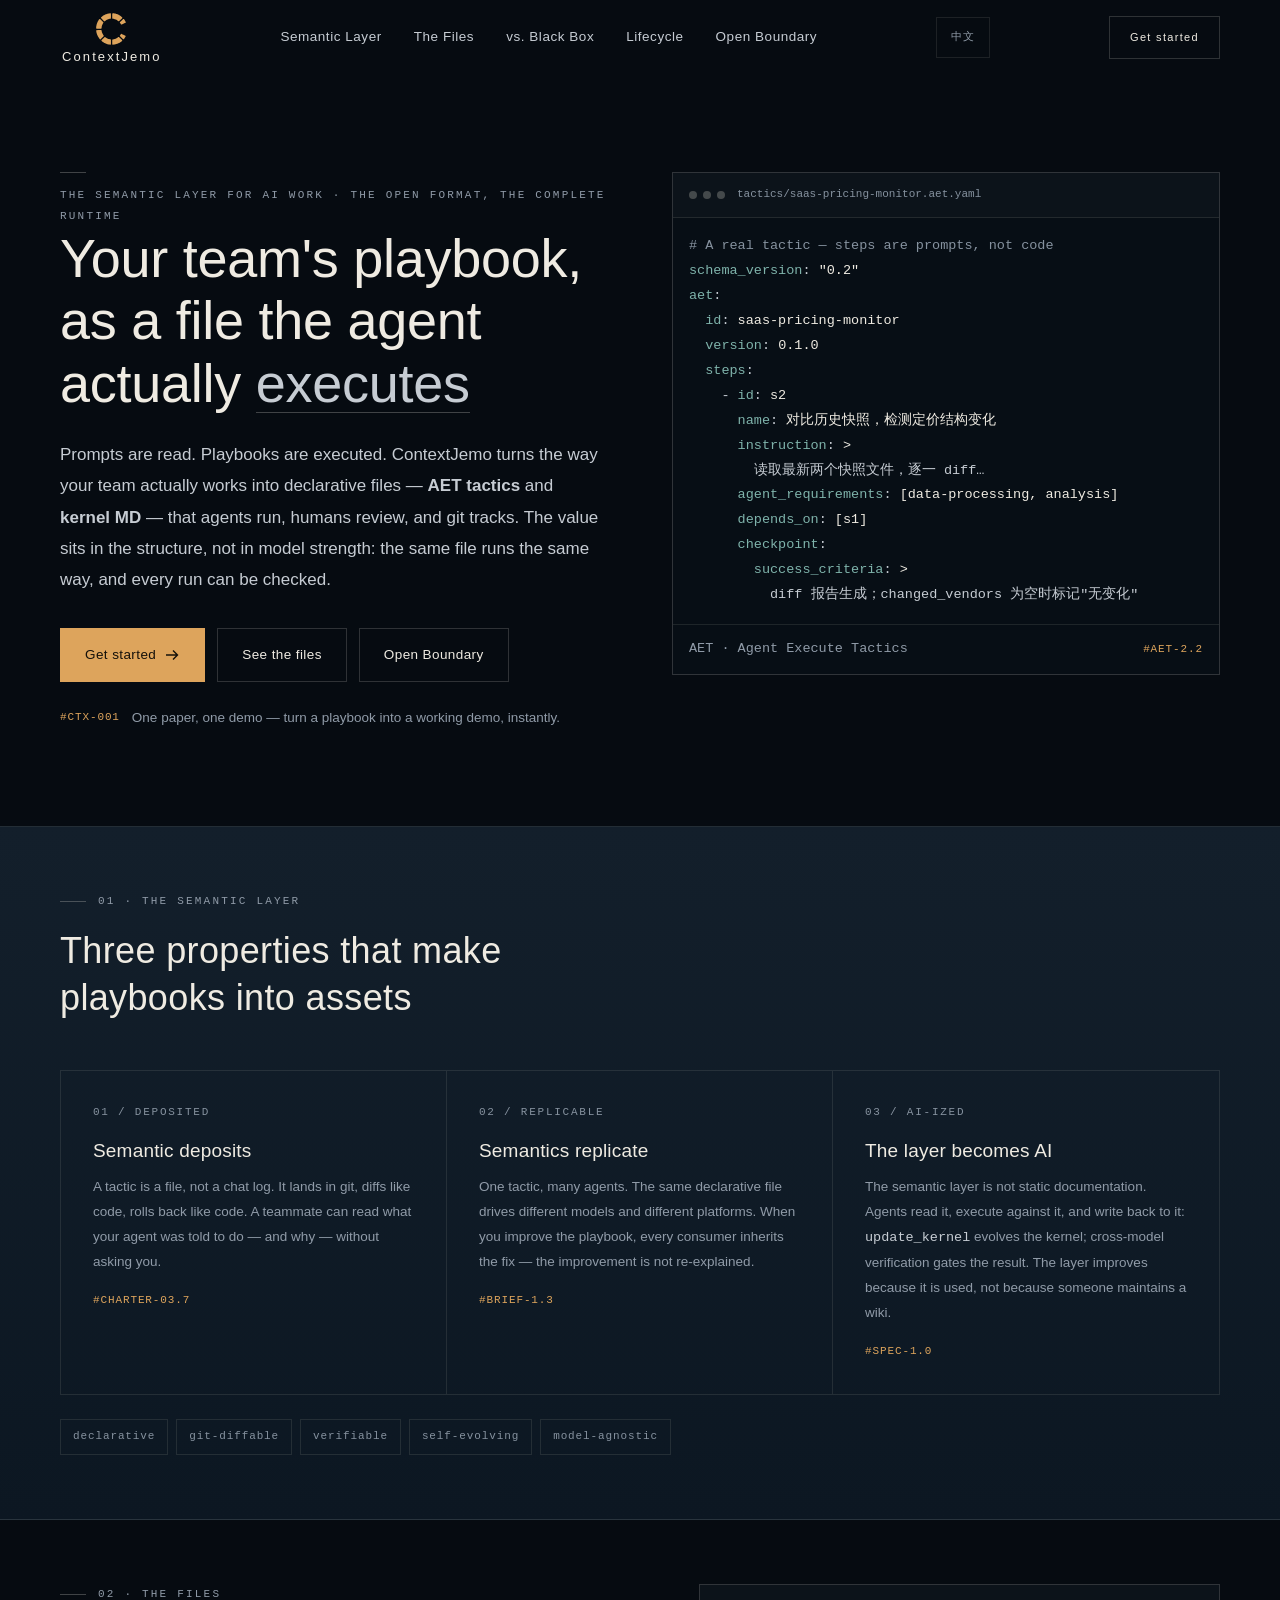
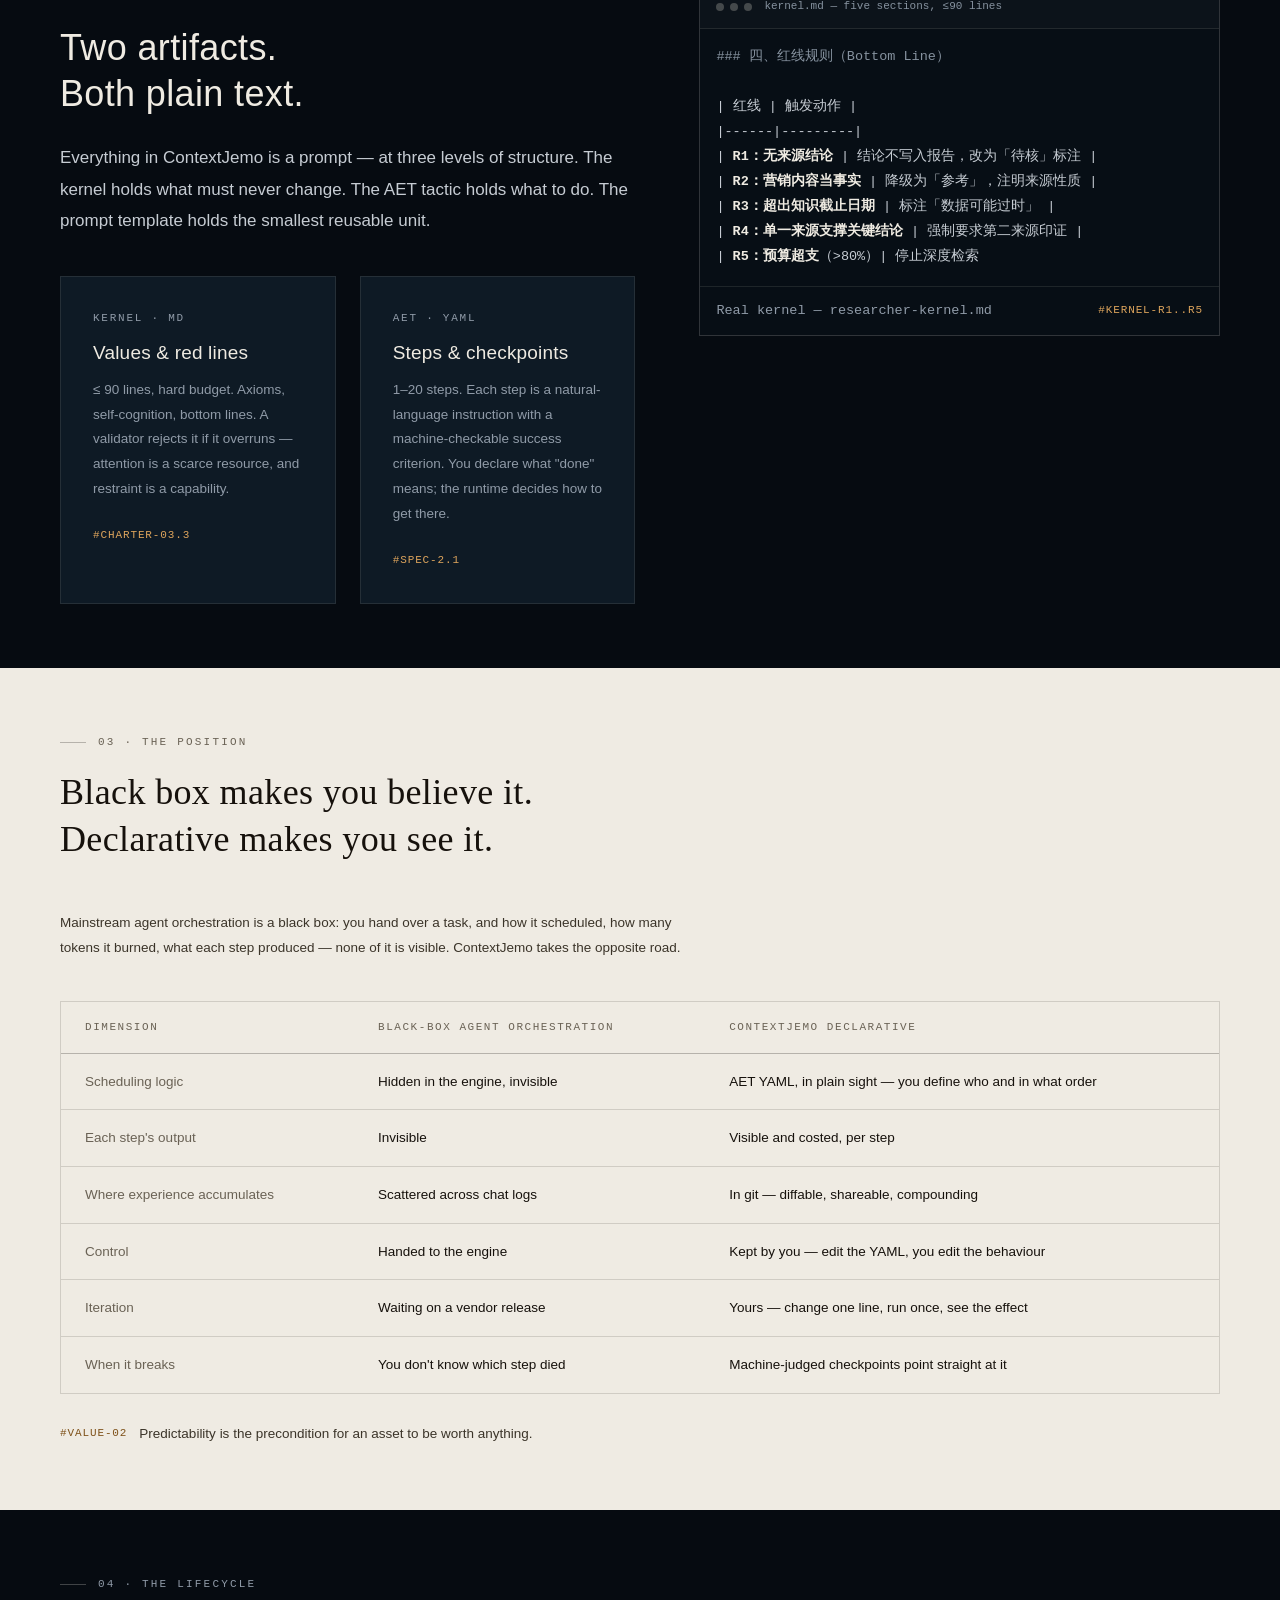
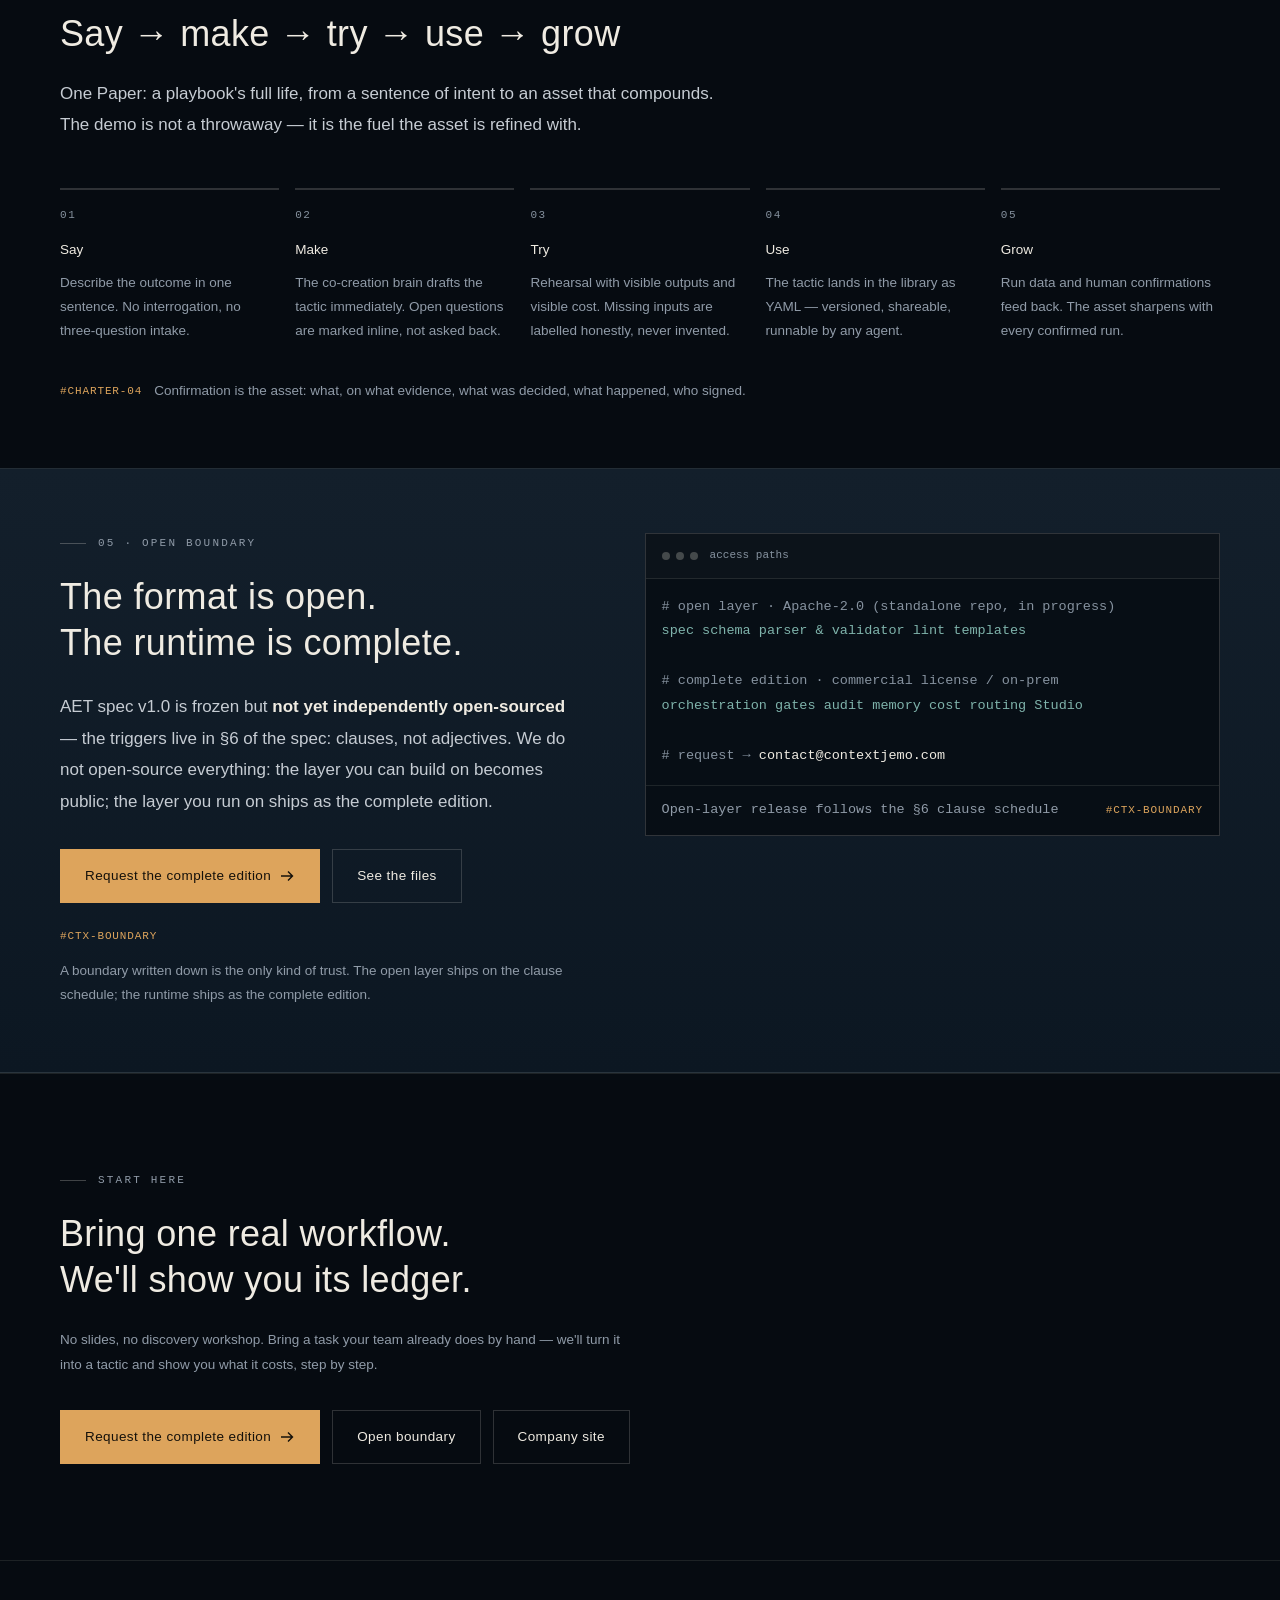
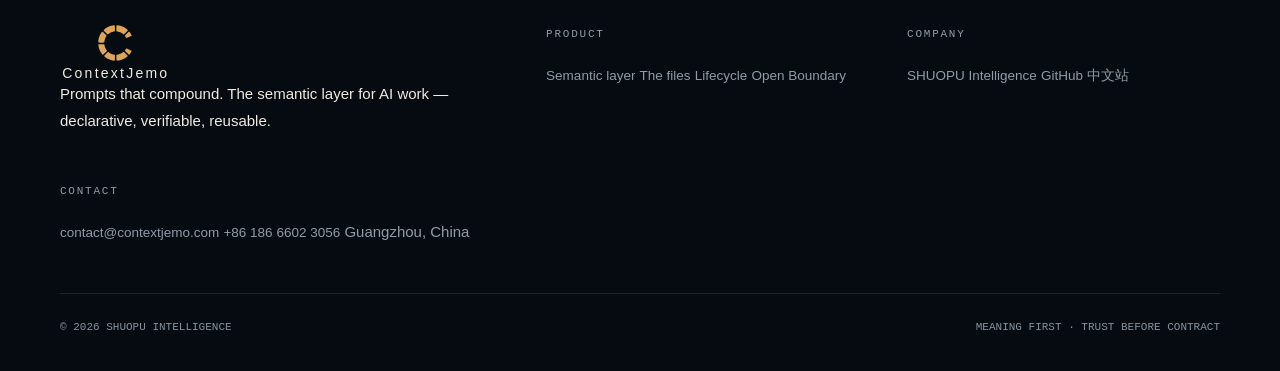
<file: index.html>
<!DOCTYPE html>
<html lang="en">
<head>
<meta charset="UTF-8">
<meta name="viewport" content="width=device-width, initial-scale=1.0">
<title>ContextJemo — The Semantic Layer for AI Work | Prompts that compound</title>
<meta name="description" content="ContextJemo is the semantic layer for AI work. Your team's playbooks become executable files — declarative, verifiable, reusable. Executable structure, checkable outcomes.">
<meta name="theme-color" content="#060B11">
<meta property="og:title" content="ContextJemo — The Semantic Layer for AI Work">
<meta property="og:description" content="Your team's playbooks become executable files. Declarative, verifiable, reusable.">
<meta property="og:type" content="website">
<link rel="stylesheet" href="assets/css/site.css">
<link rel="icon" href="assets/logo/cj-favicon.svg" type="image/svg+xml">
<link rel="alternate" hreflang="zh-CN" href="/cn/">
<link rel="alternate" hreflang="en" href="/">
</head>
<body>

<a class="skip" href="#main">Skip to main content</a>

<header class="nav">
  <div class="wrap">
    <a class="brand" href="./" aria-label="ContextJemo home">
      <img class="brand-mark" src="assets/logo/cj-mark.svg" alt="" aria-hidden="true">
      <span class="brand-name">ContextJemo</span>
    </a>
    <nav class="nav-links" id="navLinks">
      <a href="#semantic-layer">Semantic Layer</a>
      <a href="#files">The Files</a>
      <a href="#blackbox">vs. Black Box</a>
      <a href="#lifecycle">Lifecycle</a>
      <a href="#open">Open Boundary</a>
      <a class="nav-mobile-cta" href="#start">Get started →</a>
    </nav>
    <a class="nav-lang" href="/cn/" lang="zh-CN" hreflang="zh-CN" aria-label="中文版">中文</a>
    <a class="nav-cta" href="#start">Get started</a>
    <button class="burger" aria-label="Menu" aria-expanded="false"><span></span><span></span><span></span></button>
  </div>
</header>

<main id="main">

<!-- ================= HERO ================= -->
<section class="hero">
  <div class="wrap hero-grid">
    <div>
      <div class="eyebrow rv">The semantic layer for AI work · The open format, the complete runtime</div>
      <h1 class="h-display rv rv-d1">Your team's playbook,<br>as a file the agent<br>actually <span class="hl">executes</span></h1>
      <p class="hero-sub rv rv-d2">
        Prompts are read. Playbooks are executed. ContextJemo turns the way your team
        actually works into declarative files — <strong style="color:var(--text-2)">AET tactics</strong>
        and <strong style="color:var(--text-2)">kernel MD</strong> — that agents run, humans review,
        and git tracks. The value sits in the structure, not in model strength: the same file runs the same way, and every run can be checked.
      </p>
      <div class="hero-actions rv rv-d3">
        <a class="btn btn--solid" href="#start">
          Get started
          <svg viewBox="0 0 16 16" fill="none" stroke="currentColor" stroke-width="1.4"><path d="M2 8h11M9 3.5 13.5 8 9 12.5"/></svg>
        </a>
        <a class="btn btn--ghost" href="#files">See the files</a>
        <a class="btn btn--ghost" href="#open">Open Boundary</a>
      </div>
      <div class="hero-note rv rv-d3">
        <span class="trace">#CTX-001</span>
        <span class="small">One paper, one demo — turn a playbook into a working demo, instantly.</span>
      </div>
    </div>

    <!-- 真实产物：AET YAML 片段 -->
    <div class="rv rv-d2">
      <div class="art">
        <div class="art-head">
          <div class="art-dots"><i></i><i></i><i></i></div>
          <span class="art-path">tactics/saas-pricing-monitor.aet.yaml</span>
        </div>
        <div class="art-body">
<pre><span class="c"># A real tactic — steps are prompts, not code</span>
<span class="k">schema_version</span>: <span class="v">"0.2"</span>
<span class="k">aet</span>:
  <span class="k">id</span>: <span class="v">saas-pricing-monitor</span>
  <span class="k">version</span>: <span class="v">0.1.0</span>
  <span class="k">steps</span>:
    - <span class="k">id</span>: <span class="v">s2</span>
      <span class="k">name</span>: <span class="v">对比历史快照，检测定价结构变化</span>
      <span class="k">instruction</span>: <span class="v">&gt;</span>
        读取最新两个快照文件，逐一 diff…
      <span class="k">agent_requirements</span>: <span class="v">[data-processing, analysis]</span>
      <span class="k">depends_on</span>: <span class="v">[s1]</span>
      <span class="k">checkpoint</span>:
        <span class="k">success_criteria</span>: <span class="v">&gt;</span>
          diff 报告生成；changed_vendors 为空时标记"无变化"</pre>
        </div>
        <div class="art-foot">
          <span class="small mono">AET · Agent Execute Tactics</span>
          <span class="trace">#AET-2.2</span>
        </div>
      </div>
    </div>
  </div>
</section>

<!-- ================= 语义层 ================= -->
<section class="section bg-2 section--line" id="semantic-layer">
  <div class="wrap">
    <div class="sec-head">
      <div class="eyebrow rv">01 · The semantic layer</div>
      <h2 class="h2 rv rv-d1">Three properties that make<br>playbooks into assets</h2>
    </div>

    <div class="pillars">
      <div class="pillar rv">
        <div class="num">01 / DEPOSITED</div>
        <h3>Semantic deposits</h3>
        <p>
          A tactic is a file, not a chat log. It lands in git, diffs like code,
          rolls back like code. A teammate can read what your agent was told to do
          — and why — without asking you.
        </p>
        <span class="trace">#CHARTER-03.7</span>
      </div>
      <div class="pillar rv rv-d1">
        <div class="num">02 / REPLICABLE</div>
        <h3>Semantics replicate</h3>
        <p>
          One tactic, many agents. The same declarative file drives different models
          and different platforms. When you improve the playbook, every consumer
          inherits the fix — the improvement is not re-explained.
        </p>
        <span class="trace">#BRIEF-1.3</span>
      </div>
      <div class="pillar rv rv-d2">
        <div class="num">03 / AI-IZED</div>
        <h3>The layer becomes AI</h3>
        <p>
          The semantic layer is not static documentation. Agents read it, execute against it,
          and write back to it: <span class="mono" style="color:var(--text-2)">update_kernel</span>
          evolves the kernel; cross-model verification gates the result. The layer improves
          because it is used, not because someone maintains a wiki.
        </p>
        <span class="trace">#SPEC-1.0</span>
      </div>
    </div>

    <div class="chips">
      <span class="chip">declarative</span>
      <span class="chip">git-diffable</span>
      <span class="chip">verifiable</span>
      <span class="chip">self-evolving</span>
      <span class="chip">model-agnostic</span>
    </div>
  </div>
</section>

<!-- ================= 文件形态 ================= -->
<section class="section" id="files">
  <div class="wrap">
    <div class="split">
      <div>
        <div class="eyebrow rv">02 · The files</div>
        <h2 class="h2 rv rv-d1" style="margin-top:20px">Two artifacts.<br>Both plain text.</h2>
        <p class="lead rv rv-d2" style="margin-top:24px">
          Everything in ContextJemo is a prompt — at three levels of structure.
          The kernel holds what must never change. The AET tactic holds what to do.
          The prompt template holds the smallest reusable unit.
        </p>
        <div class="pcards pcards--duo" style="margin-top:40px">
          <div class="pcard rv">
            <div class="kicker">Kernel · MD</div>
            <h3>Values &amp; red lines</h3>
            <p>
              ≤ 90 lines, hard budget. Axioms, self-cognition, bottom lines.
              A validator rejects it if it overruns — attention is a scarce resource,
              and restraint is a capability.
            </p>
            <span class="trace">#CHARTER-03.3</span>
          </div>
          <div class="pcard rv rv-d1">
            <div class="kicker">AET · YAML</div>
            <h3>Steps &amp; checkpoints</h3>
            <p>
              1–20 steps. Each step is a natural-language instruction with a machine-checkable
              success criterion. You declare what "done" means; the runtime decides how to get there.
            </p>
            <span class="trace">#SPEC-2.1</span>
          </div>
        </div>
      </div>

      <div class="rv rv-d2">
        <div class="art">
          <div class="art-head">
            <div class="art-dots"><i></i><i></i><i></i></div>
            <span class="art-path">kernel.md — five sections, ≤90 lines</span>
          </div>
          <div class="art-body">
<pre><span class="c">### 四、红线规则（Bottom Line）</span>

| 红线 | 触发动作 |
|------|---------|
| <span class="w">R1：无来源结论</span> | 结论不写入报告，改为「待核」标注 |
| <span class="w">R2：营销内容当事实</span> | 降级为「参考」，注明来源性质 |
| <span class="w">R3：超出知识截止日期</span> | 标注「数据可能过时」 |
| <span class="w">R4：单一来源支撑关键结论</span> | 强制要求第二来源印证 |
| <span class="w">R5：预算超支</span>（>80%）| 停止深度检索</pre>
          </div>
          <div class="art-foot">
            <span class="small mono">Real kernel — researcher-kernel.md</span>
            <span class="trace">#KERNEL-R1..R5</span>
          </div>
        </div>
      </div>
    </div>
  </div>
</section>

<!-- ================= 声明式 vs 黑盒 ================= -->
<section class="section sheet" id="blackbox">
  <div class="wrap">
    <div class="sec-head">
      <div class="eyebrow rv">03 · The position</div>
      <h2 class="h2 rv rv-d1">Black box makes you believe it.<br>Declarative makes you see it.</h2>
    </div>
    <p class="lede-note rv rv-d2" style="max-width:46em">
      Mainstream agent orchestration is a black box: you hand over a task, and how it
      scheduled, how many tokens it burned, what each step produced — none of it is visible.
      ContextJemo takes the opposite road.
    </p>

    <div class="tbl-wrap rv rv-d3" style="margin-top:40px">
      <table class="tbl">
        <thead>
          <tr><th>Dimension</th><th>Black-box agent orchestration</th><th>ContextJemo declarative</th></tr>
        </thead>
        <tbody>
          <tr><td>Scheduling logic</td><td>Hidden in the engine, invisible</td><td class="ours">AET YAML, in plain sight — you define who and in what order</td></tr>
          <tr><td>Each step's output</td><td>Invisible</td><td class="ours">Visible and costed, per step</td></tr>
          <tr><td>Where experience accumulates</td><td>Scattered across chat logs</td><td class="ours">In git — diffable, shareable, compounding</td></tr>
          <tr><td>Control</td><td>Handed to the engine</td><td class="ours">Kept by you — edit the YAML, you edit the behaviour</td></tr>
          <tr><td>Iteration</td><td>Waiting on a vendor release</td><td class="ours">Yours — change one line, run once, see the effect</td></tr>
          <tr><td>When it breaks</td><td>You don't know which step died</td><td class="ours">Machine-judged checkpoints point straight at it</td></tr>
        </tbody>
      </table>
    </div>

    <div class="hero-note rv" style="margin-top:28px">
      <span class="trace">#VALUE-02</span>
      <span class="small">Predictability is the precondition for an asset to be worth anything.</span>
    </div>
  </div>
</section>

<!-- ================= 生命周期 ================= -->
<section class="section" id="lifecycle">
  <div class="wrap">
    <div class="sec-head">
      <div class="eyebrow rv">04 · The lifecycle</div>
      <h2 class="h2 rv rv-d1">Say → make → try → use → grow</h2>
      <p class="lead rv rv-d2" style="margin-top:20px;max-width:40em">
        One Paper: a playbook's full life, from a sentence of intent to an asset that
        compounds. The demo is not a throwaway — it is the fuel the asset is refined with.
      </p>
    </div>

    <div class="steps">
      <div class="step rv"><div class="n">01</div><h4>Say</h4><p>Describe the outcome in one sentence. No interrogation, no three-question intake.</p></div>
      <div class="step rv rv-d1"><div class="n">02</div><h4>Make</h4><p>The co-creation brain drafts the tactic immediately. Open questions are marked inline, not asked back.</p></div>
      <div class="step rv rv-d2"><div class="n">03</div><h4>Try</h4><p>Rehearsal with visible outputs and visible cost. Missing inputs are labelled honestly, never invented.</p></div>
      <div class="step rv rv-d3"><div class="n">04</div><h4>Use</h4><p>The tactic lands in the library as YAML — versioned, shareable, runnable by any agent.</p></div>
      <div class="step rv"><div class="n">05</div><h4>Grow</h4><p>Run data and human confirmations feed back. The asset sharpens with every confirmed run.</p></div>
    </div>

    <div class="hero-note rv" style="margin-top:36px">
      <span class="trace">#CHARTER-04</span>
      <span class="small">Confirmation is the asset: what, on what evidence, what was decided, what happened, who signed.</span>
    </div>
  </div>
</section>

<!-- ================= 开源 ================= -->
<section class="section bg-2 section--line" id="open">
  <div class="wrap">
    <div class="split split--rev">
      <div>
        <div class="eyebrow rv">05 · Open Boundary</div>
        <h2 class="h2 rv rv-d1" style="margin-top:20px">The format is open.<br>The runtime is complete.</h2>
        <p class="lead rv rv-d2" style="margin-top:24px">
          AET spec v1.0 is frozen but <strong style="color:var(--text)">not yet independently
          open-sourced</strong> — the triggers live in §6 of the spec: clauses, not adjectives.
          We do not open-source everything: the layer you can build on becomes public; the
          layer you run on ships as the complete edition.
        </p>
        <div class="cta-actions rv rv-d3">
          <a class="btn btn--solid" href="mailto:contact@contextjemo.com?subject=ContextJemo%20complete%20edition">
            Request the complete edition
            <svg viewBox="0 0 16 16" fill="none" stroke="currentColor" stroke-width="1.4"><path d="M2 8h11M9 3.5 13.5 8 9 12.5"/></svg>
          </a>
          <a class="btn btn--ghost" href="#files">See the files</a>
        </div>
        <div class="hero-note rv rv-d3">
          <span class="trace">#CTX-BOUNDARY</span>
          <span class="small">A boundary written down is the only kind of trust. The open layer ships on the clause schedule; the runtime ships as the complete edition.</span>
        </div>
      </div>

      <div class="rv rv-d2">
        <div class="art">
          <div class="art-head">
            <div class="art-dots"><i></i><i></i><i></i></div>
            <span class="art-path">access paths</span>
          </div>
          <div class="art-body">
<pre><span class="c"># open layer · Apache-2.0 (standalone repo, in progress)</span>
<span class="k">spec</span> <span class="k">schema</span> <span class="k">parser &amp; validator</span> <span class="k">lint</span> <span class="k">templates</span>

<span class="c"># complete edition · commercial license / on-prem</span>
<span class="k">orchestration</span> <span class="k">gates</span> <span class="k">audit</span> <span class="k">memory</span> <span class="k">cost routing</span> <span class="k">Studio</span>

<span class="c"># request →</span> <span class="v">contact@contextjemo.com</span></pre>
          </div>
          <div class="art-foot">
            <span class="small mono">Open-layer release follows the §6 clause schedule</span>
            <span class="trace">#CTX-BOUNDARY</span>
          </div>
        </div>
      </div>
    </div>
  </div>
</section>

<!-- ================= CTA ================= -->
<section class="cta" id="start">
  <div class="wrap">
    <div class="eyebrow rv">Start here</div>
    <h2 class="h2 rv rv-d1" style="margin-top:20px">Bring one real workflow.<br>We'll show you its ledger.</h2>
    <p class="lede-note rv rv-d2">
      No slides, no discovery workshop. Bring a task your team already does by hand —
      we'll turn it into a tactic and show you what it costs, step by step.
    </p>
    <div class="cta-actions rv rv-d3">
      <a class="btn btn--solid" href="mailto:contact@contextjemo.com?subject=ContextJemo%20complete%20edition">
        Request the complete edition
        <svg viewBox="0 0 16 16" fill="none" stroke="currentColor" stroke-width="1.4"><path d="M2 8h11M9 3.5 13.5 8 9 12.5"/></svg>
      </a>
      <a class="btn btn--ghost" href="#open">Open boundary</a>
      <a class="btn btn--ghost" href="https://xingkongxia1988.github.io/shuopu-site/">Company site</a>
    </div>
  </div>
</section>

</main>

<footer class="footer">
  <div class="wrap">
    <div class="foot-top">
      <div class="foot-brand">
        <a class="brand" href="./">
          <img class="brand-mark" src="assets/logo/cj-mark.svg" alt="" aria-hidden="true">
          <span class="brand-name">ContextJemo</span>
        </a>
        <p>Prompts that compound. The semantic layer for AI work — declarative, verifiable, reusable.</p>
      </div>
      <div class="foot-col">
        <h5>Product</h5>
        <a href="#semantic-layer">Semantic layer</a>
        <a href="#files">The files</a>
        <a href="#lifecycle">Lifecycle</a>
        <a href="#open">Open Boundary</a>
      </div>
      <div class="foot-col">
        <h5>Company</h5>
        <a href="https://xingkongxia1988.github.io/shuopu-site/">SHUOPU Intelligence</a>
        <a href="https://github.com/xingkongxia1988/contextjemo">GitHub</a>
        <a href="/cn/" lang="zh-CN" hreflang="zh-CN">中文站</a>
      </div>
      <div class="foot-col">
        <h5>Contact</h5>
        <a href="mailto:contact@contextjemo.com">contact@contextjemo.com</a>
        <a href="tel:18666023056">+86 186 6602 3056</a>
        <span style="color:var(--muted)">Guangzhou, China</span>
      </div>
    </div>
    <div class="foot-bot">
      <span>© 2026 SHUOPU INTELLIGENCE</span>
      <span>MEANING FIRST · TRUST BEFORE CONTRACT</span>
    </div>
  </div>
</footer>

<script src="assets/js/site.js"></script>
</body>
</html>
</file>
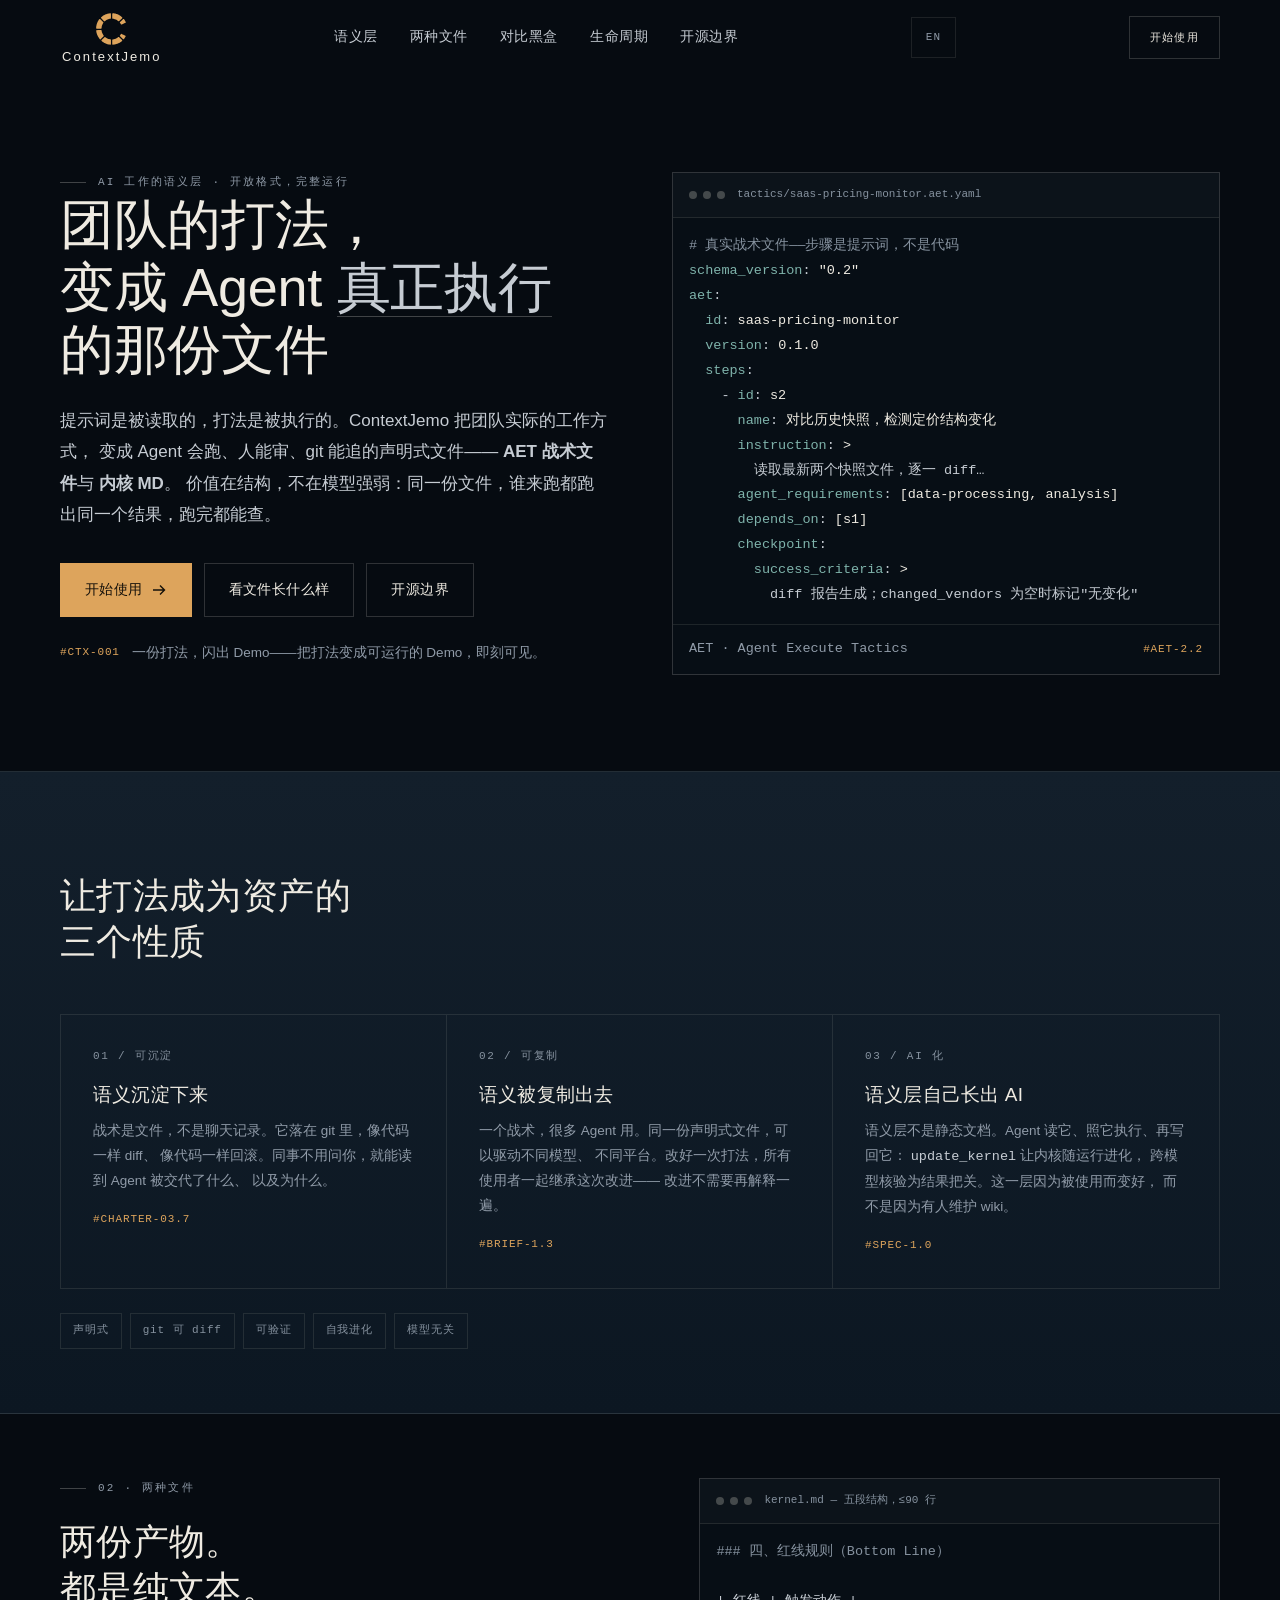
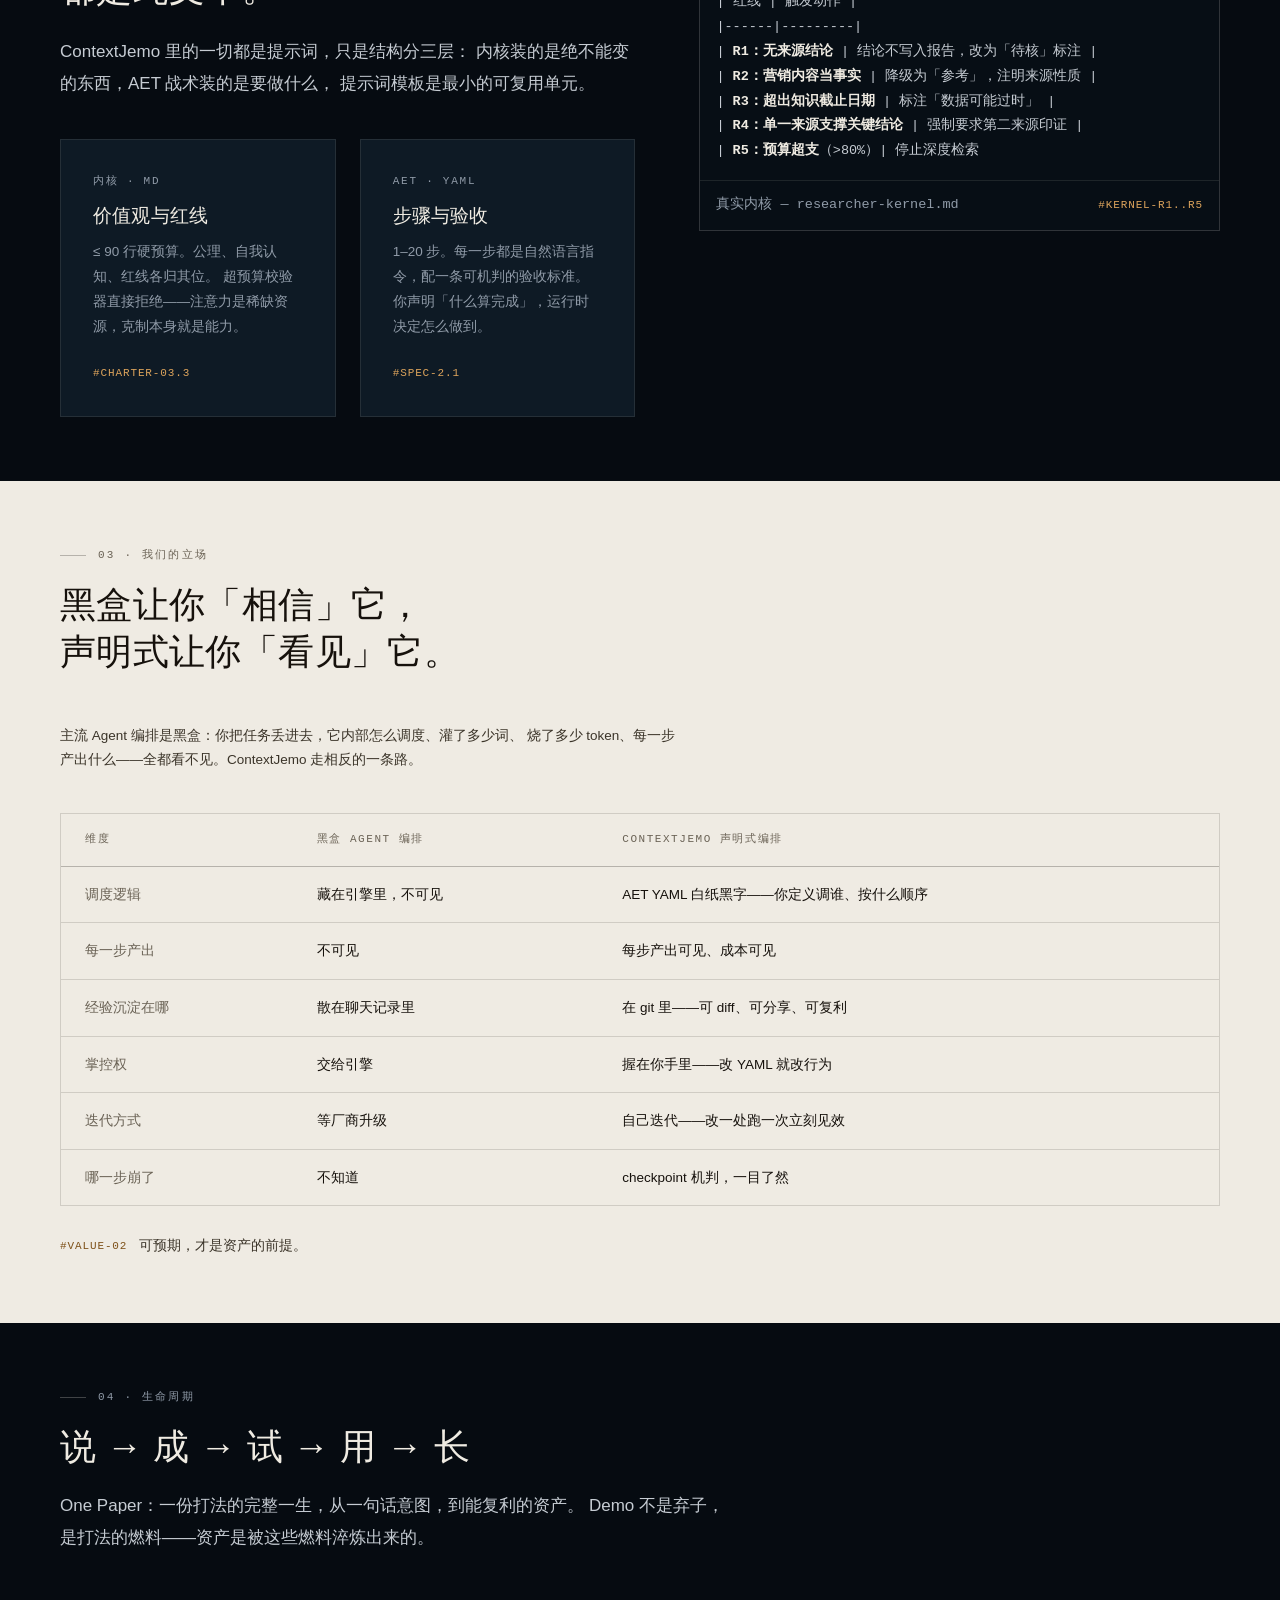
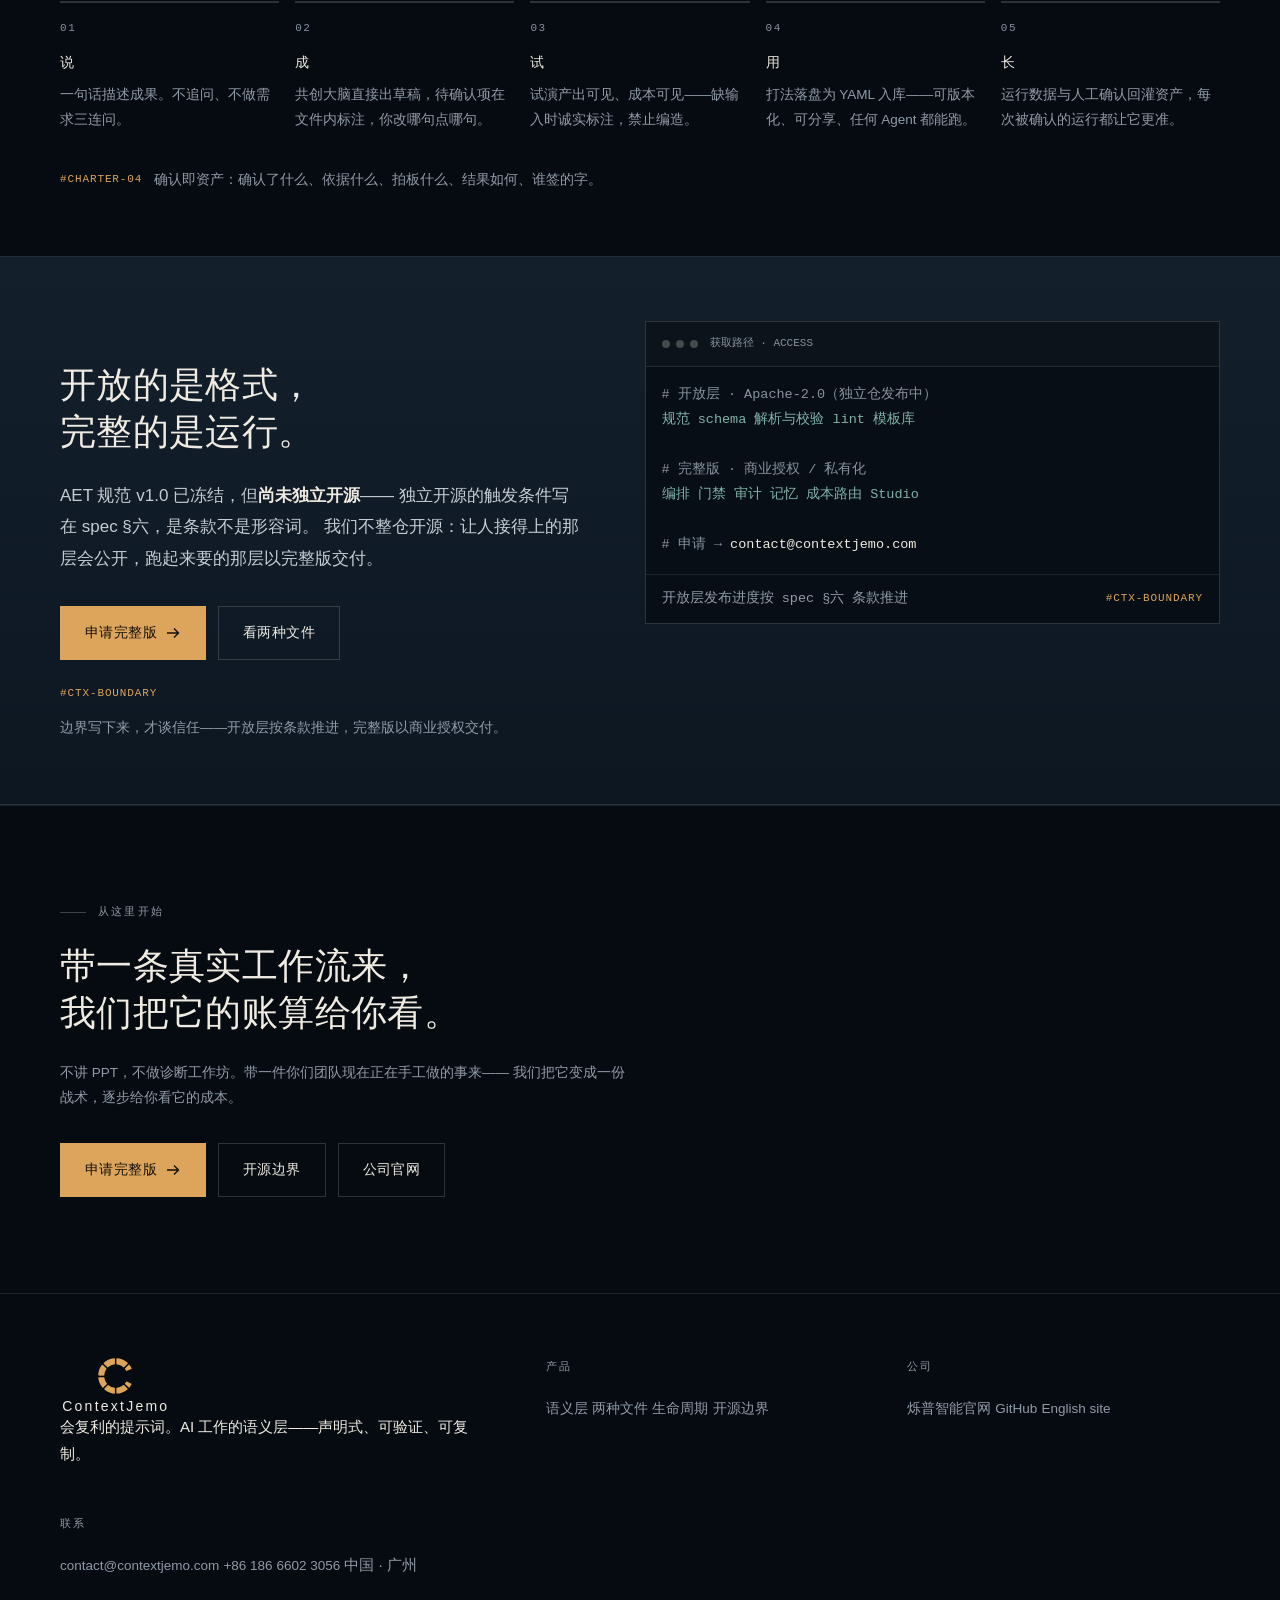
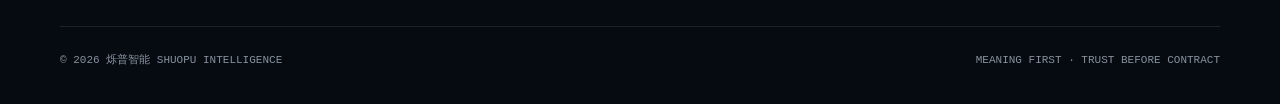
<file: cn/index.html>
<!DOCTYPE html>
<html lang="zh-CN">
<head>
<meta charset="UTF-8">
<meta name="viewport" content="width=device-width, initial-scale=1.0">
<title>ContextJemo — AI 工作的语义层 | 会复利的提示词</title>
<meta name="description" content="ContextJemo 是 AI 工作的语义层。把团队的打法变成 Agent 真正执行的可执行文件——声明式、可验证、可复制。价值在结构，不在模型强弱。">
<meta name="theme-color" content="#060B11">
<meta property="og:title" content="ContextJemo — AI 工作的语义层">
<meta property="og:description" content="把团队的打法变成 Agent 真正执行的可执行文件。">
<meta property="og:type" content="website">
<link rel="stylesheet" href="../assets/css/site.css">
<link rel="icon" href="../assets/logo/cj-favicon.svg" type="image/svg+xml">
<link rel="alternate" hreflang="zh-CN" href="/cn/">
<link rel="alternate" hreflang="en" href="/">
</head>
<body>

<a class="skip" href="#main">跳到主要内容</a>

<header class="nav">
  <div class="wrap">
    <a class="brand" href="./" aria-label="ContextJemo 首页">
      <img class="brand-mark" src="../assets/logo/cj-mark.svg" alt="" aria-hidden="true">
      <span class="brand-name">ContextJemo</span>
    </a>
    <nav class="nav-links" id="navLinks">
      <a href="#semantic-layer">语义层</a>
      <a href="#files">两种文件</a>
      <a href="#blackbox">对比黑盒</a>
      <a href="#lifecycle">生命周期</a>
      <a href="#open">开源边界</a>
      <a class="nav-mobile-cta" href="#start">开始使用 →</a>
    </nav>
    <a class="nav-lang" href="../" lang="en" hreflang="en" aria-label="English version">EN</a>
    <a class="nav-cta" href="#start">开始使用</a>
    <button class="burger" aria-label="菜单" aria-expanded="false"><span></span><span></span><span></span></button>
  </div>
</header>

<main id="main">

<!-- ================= HERO ================= -->
<section class="hero">
  <div class="wrap hero-grid">
    <div>
      <div class="eyebrow rv">AI 工作的语义层 · 开放格式，完整运行</div>
      <h1 class="h-display rv rv-d1">团队的打法，<br>变成 Agent <span class="hl">真正执行</span><br>的那份文件</h1>
      <p class="hero-sub rv rv-d2">
        提示词是被读取的，打法是被执行的。ContextJemo 把团队实际的工作方式，
        变成 Agent 会跑、人能审、git 能追的声明式文件——
        <strong style="color:var(--text-2)">AET 战术文件</strong>与
        <strong style="color:var(--text-2)">内核 MD</strong>。
        价值在结构，不在模型强弱：同一份文件，谁来跑都跑出同一个结果，跑完都能查。
      </p>
      <div class="hero-actions rv rv-d3">
        <a class="btn btn--solid" href="#start">
          开始使用
          <svg viewBox="0 0 16 16" fill="none" stroke="currentColor" stroke-width="1.4"><path d="M2 8h11M9 3.5 13.5 8 9 12.5"/></svg>
        </a>
        <a class="btn btn--ghost" href="#files">看文件长什么样</a>
        <a class="btn btn--ghost" href="#open">开源边界</a>
      </div>
      <div class="hero-note rv rv-d3">
        <span class="trace">#CTX-001</span>
        <span class="small">一份打法，闪出 Demo——把打法变成可运行的 Demo，即刻可见。</span>
      </div>
    </div>

    <!-- 真实产物：AET YAML 片段 -->
    <div class="rv rv-d2">
      <div class="art">
        <div class="art-head">
          <div class="art-dots"><i></i><i></i><i></i></div>
          <span class="art-path">tactics/saas-pricing-monitor.aet.yaml</span>
        </div>
        <div class="art-body">
<pre><span class="c"># 真实战术文件——步骤是提示词，不是代码</span>
<span class="k">schema_version</span>: <span class="v">"0.2"</span>
<span class="k">aet</span>:
  <span class="k">id</span>: <span class="v">saas-pricing-monitor</span>
  <span class="k">version</span>: <span class="v">0.1.0</span>
  <span class="k">steps</span>:
    - <span class="k">id</span>: <span class="v">s2</span>
      <span class="k">name</span>: <span class="v">对比历史快照，检测定价结构变化</span>
      <span class="k">instruction</span>: <span class="v">&gt;</span>
        读取最新两个快照文件，逐一 diff…
      <span class="k">agent_requirements</span>: <span class="v">[data-processing, analysis]</span>
      <span class="k">depends_on</span>: <span class="v">[s1]</span>
      <span class="k">checkpoint</span>:
        <span class="k">success_criteria</span>: <span class="v">&gt;</span>
          diff 报告生成；changed_vendors 为空时标记"无变化"</pre>
        </div>
        <div class="art-foot">
          <span class="small mono">AET · Agent Execute Tactics</span>
          <span class="trace">#AET-2.2</span>
        </div>
      </div>
    </div>
  </div>
</section>

<!-- ================= 语义层 ================= -->
<section class="section bg-2 section--line" id="semantic-layer">
  <div class="wrap">
    <div class="sec-head">
      <div class="eyebrow rv">01 · 语义层</div>
      <h2 class="h2 rv rv-d1">让打法成为资产的<br>三个性质</h2>
    </div>

    <div class="pillars">
      <div class="pillar rv">
        <div class="num">01 / 可沉淀</div>
        <h3>语义沉淀下来</h3>
        <p>
          战术是文件，不是聊天记录。它落在 git 里，像代码一样 diff、
          像代码一样回滚。同事不用问你，就能读到 Agent 被交代了什么、
          以及为什么。
        </p>
        <span class="trace">#CHARTER-03.7</span>
      </div>
      <div class="pillar rv rv-d1">
        <div class="num">02 / 可复制</div>
        <h3>语义被复制出去</h3>
        <p>
          一个战术，很多 Agent 用。同一份声明式文件，可以驱动不同模型、
          不同平台。改好一次打法，所有使用者一起继承这次改进——
          改进不需要再解释一遍。
        </p>
        <span class="trace">#BRIEF-1.3</span>
      </div>
      <div class="pillar rv rv-d2">
        <div class="num">03 / AI 化</div>
        <h3>语义层自己长出 AI</h3>
        <p>
          语义层不是静态文档。Agent 读它、照它执行、再写回它：
          <span class="mono" style="color:var(--text-2)">update_kernel</span> 让内核随运行进化，
          跨模型核验为结果把关。这一层因为被使用而变好，
          而不是因为有人维护 wiki。
        </p>
        <span class="trace">#SPEC-1.0</span>
      </div>
    </div>

    <div class="chips">
      <span class="chip">声明式</span>
      <span class="chip">git 可 diff</span>
      <span class="chip">可验证</span>
      <span class="chip">自我进化</span>
      <span class="chip">模型无关</span>
    </div>
  </div>
</section>

<!-- ================= 文件形态 ================= -->
<section class="section" id="files">
  <div class="wrap">
    <div class="split">
      <div>
        <div class="eyebrow rv">02 · 两种文件</div>
        <h2 class="h2 rv rv-d1" style="margin-top:20px">两份产物。<br>都是纯文本。</h2>
        <p class="lead rv rv-d2" style="margin-top:24px">
          ContextJemo 里的一切都是提示词，只是结构分三层：
          内核装的是绝不能变的东西，AET 战术装的是要做什么，
          提示词模板是最小的可复用单元。
        </p>
        <div class="pcards pcards--duo" style="margin-top:40px">
          <div class="pcard rv">
            <div class="kicker">内核 · MD</div>
            <h3>价值观与红线</h3>
            <p>
              ≤ 90 行硬预算。公理、自我认知、红线各归其位。
              超预算校验器直接拒绝——注意力是稀缺资源，克制本身就是能力。
            </p>
            <span class="trace">#CHARTER-03.3</span>
          </div>
          <div class="pcard rv rv-d1">
            <div class="kicker">AET · YAML</div>
            <h3>步骤与验收</h3>
            <p>
              1–20 步。每一步都是自然语言指令，配一条可机判的验收标准。
              你声明「什么算完成」，运行时决定怎么做到。
            </p>
            <span class="trace">#SPEC-2.1</span>
          </div>
        </div>
      </div>

      <div class="rv rv-d2">
        <div class="art">
          <div class="art-head">
            <div class="art-dots"><i></i><i></i><i></i></div>
            <span class="art-path">kernel.md — 五段结构，≤90 行</span>
          </div>
          <div class="art-body">
<pre><span class="c">### 四、红线规则（Bottom Line）</span>

| 红线 | 触发动作 |
|------|---------|
| <span class="w">R1：无来源结论</span> | 结论不写入报告，改为「待核」标注 |
| <span class="w">R2：营销内容当事实</span> | 降级为「参考」，注明来源性质 |
| <span class="w">R3：超出知识截止日期</span> | 标注「数据可能过时」 |
| <span class="w">R4：单一来源支撑关键结论</span> | 强制要求第二来源印证 |
| <span class="w">R5：预算超支</span>（>80%）| 停止深度检索</pre>
          </div>
          <div class="art-foot">
            <span class="small mono">真实内核 — researcher-kernel.md</span>
            <span class="trace">#KERNEL-R1..R5</span>
          </div>
        </div>
      </div>
    </div>
  </div>
</section>

<!-- ================= 声明式 vs 黑盒 ================= -->
<section class="section sheet" id="blackbox">
  <div class="wrap">
    <div class="sec-head">
      <div class="eyebrow rv">03 · 我们的立场</div>
      <h2 class="h2 rv rv-d1">黑盒让你「相信」它，<br>声明式让你「看见」它。</h2>
    </div>
    <p class="lede-note rv rv-d2" style="max-width:46em">
      主流 Agent 编排是黑盒：你把任务丢进去，它内部怎么调度、灌了多少词、
      烧了多少 token、每一步产出什么——全都看不见。ContextJemo 走相反的一条路。
    </p>

    <div class="tbl-wrap rv rv-d3" style="margin-top:40px">
      <table class="tbl">
        <thead>
          <tr><th>维度</th><th>黑盒 Agent 编排</th><th>ContextJemo 声明式编排</th></tr>
        </thead>
        <tbody>
          <tr><td>调度逻辑</td><td>藏在引擎里，不可见</td><td class="ours">AET YAML 白纸黑字——你定义调谁、按什么顺序</td></tr>
          <tr><td>每一步产出</td><td>不可见</td><td class="ours">每步产出可见、成本可见</td></tr>
          <tr><td>经验沉淀在哪</td><td>散在聊天记录里</td><td class="ours">在 git 里——可 diff、可分享、可复利</td></tr>
          <tr><td>掌控权</td><td>交给引擎</td><td class="ours">握在你手里——改 YAML 就改行为</td></tr>
          <tr><td>迭代方式</td><td>等厂商升级</td><td class="ours">自己迭代——改一处跑一次立刻见效</td></tr>
          <tr><td>哪一步崩了</td><td>不知道</td><td class="ours">checkpoint 机判，一目了然</td></tr>
        </tbody>
      </table>
    </div>

    <div class="hero-note rv" style="margin-top:28px">
      <span class="trace">#VALUE-02</span>
      <span class="small">可预期，才是资产的前提。</span>
    </div>
  </div>
</section>

<!-- ================= 生命周期 ================= -->
<section class="section" id="lifecycle">
  <div class="wrap">
    <div class="sec-head">
      <div class="eyebrow rv">04 · 生命周期</div>
      <h2 class="h2 rv rv-d1">说 → 成 → 试 → 用 → 长</h2>
      <p class="lead rv rv-d2" style="margin-top:20px;max-width:40em">
        One Paper：一份打法的完整一生，从一句话意图，到能复利的资产。
        Demo 不是弃子，是打法的燃料——资产是被这些燃料淬炼出来的。
      </p>
    </div>

    <div class="steps">
      <div class="step rv"><div class="n">01</div><h4>说</h4><p>一句话描述成果。不追问、不做需求三连问。</p></div>
      <div class="step rv rv-d1"><div class="n">02</div><h4>成</h4><p>共创大脑直接出草稿，待确认项在文件内标注，你改哪句点哪句。</p></div>
      <div class="step rv rv-d2"><div class="n">03</div><h4>试</h4><p>试演产出可见、成本可见——缺输入时诚实标注，禁止编造。</p></div>
      <div class="step rv rv-d3"><div class="n">04</div><h4>用</h4><p>打法落盘为 YAML 入库——可版本化、可分享、任何 Agent 都能跑。</p></div>
      <div class="step rv"><div class="n">05</div><h4>长</h4><p>运行数据与人工确认回灌资产，每次被确认的运行都让它更准。</p></div>
    </div>

    <div class="hero-note rv" style="margin-top:36px">
      <span class="trace">#CHARTER-04</span>
      <span class="small">确认即资产：确认了什么、依据什么、拍板什么、结果如何、谁签的字。</span>
    </div>
  </div>
</section>

<!-- ================= 开源 ================= -->
<section class="section bg-2 section--line" id="open">
  <div class="wrap">
    <div class="split split--rev">
      <div>
        <div class="eyebrow rv">05 · 开源边界</div>
        <h2 class="h2 rv rv-d1" style="margin-top:20px">开放的是格式，<br>完整的是运行。</h2>
        <p class="lead rv rv-d2" style="margin-top:24px">
          AET 规范 v1.0 已冻结，但<strong style="color:var(--text)">尚未独立开源</strong>——
          独立开源的触发条件写在 spec §六，是条款不是形容词。
          我们不整仓开源：让人接得上的那层会公开，跑起来要的那层以完整版交付。
        </p>
        <div class="cta-actions rv rv-d3">
          <a class="btn btn--solid" href="mailto:contact@contextjemo.com?subject=ContextJemo%20%E5%AE%8C%E6%95%B4%E7%89%88%E7%94%B3%E8%AF%B7">
            申请完整版
            <svg viewBox="0 0 16 16" fill="none" stroke="currentColor" stroke-width="1.4"><path d="M2 8h11M9 3.5 13.5 8 9 12.5"/></svg>
          </a>
          <a class="btn btn--ghost" href="#files">看两种文件</a>
        </div>
        <div class="hero-note rv rv-d3">
          <span class="trace">#CTX-BOUNDARY</span>
          <span class="small">边界写下来，才谈信任——开放层按条款推进，完整版以商业授权交付。</span>
        </div>
      </div>

      <div class="rv rv-d2">
        <div class="art">
          <div class="art-head">
            <div class="art-dots"><i></i><i></i><i></i></div>
            <span class="art-path">获取路径 · ACCESS</span>
          </div>
          <div class="art-body">
<pre><span class="c"># 开放层 · Apache-2.0（独立仓发布中）</span>
<span class="k">规范</span> <span class="k">schema</span> <span class="k">解析与校验</span> <span class="k">lint</span> <span class="k">模板库</span>

<span class="c"># 完整版 · 商业授权 / 私有化</span>
<span class="k">编排</span> <span class="k">门禁</span> <span class="k">审计</span> <span class="k">记忆</span> <span class="k">成本路由</span> <span class="k">Studio</span>

<span class="c"># 申请 →</span> <span class="v">contact@contextjemo.com</span></pre>
          </div>
          <div class="art-foot">
            <span class="small mono">开放层发布进度按 spec §六 条款推进</span>
            <span class="trace">#CTX-BOUNDARY</span>
          </div>
        </div>
      </div>
    </div>
  </div>
</section>

<!-- ================= CTA ================= -->
<section class="cta" id="start">
  <div class="wrap">
    <div class="eyebrow rv">从这里开始</div>
    <h2 class="h2 rv rv-d1" style="margin-top:20px">带一条真实工作流来，<br>我们把它的账算给你看。</h2>
    <p class="lede-note rv rv-d2">
      不讲 PPT，不做诊断工作坊。带一件你们团队现在正在手工做的事来——
      我们把它变成一份战术，逐步给你看它的成本。
    </p>
    <div class="cta-actions rv rv-d3">
      <a class="btn btn--solid" href="mailto:contact@contextjemo.com?subject=ContextJemo%20%E5%AE%8C%E6%95%B4%E7%89%88%E7%94%B3%E8%AF%B7">
        申请完整版
        <svg viewBox="0 0 16 16" fill="none" stroke="currentColor" stroke-width="1.4"><path d="M2 8h11M9 3.5 13.5 8 9 12.5"/></svg>
      </a>
      <a class="btn btn--ghost" href="#open">开源边界</a>
      <a class="btn btn--ghost" href="https://xingkongxia1988.github.io/shuopu-site/">公司官网</a>
    </div>
  </div>
</section>

</main>

<footer class="footer">
  <div class="wrap">
    <div class="foot-top">
      <div class="foot-brand">
        <a class="brand" href="./">
          <img class="brand-mark" src="../assets/logo/cj-mark.svg" alt="" aria-hidden="true">
          <span class="brand-name">ContextJemo</span>
        </a>
        <p>会复利的提示词。AI 工作的语义层——声明式、可验证、可复制。</p>
      </div>
      <div class="foot-col">
        <h5>产品</h5>
        <a href="#semantic-layer">语义层</a>
        <a href="#files">两种文件</a>
        <a href="#lifecycle">生命周期</a>
        <a href="#open">开源边界</a>
      </div>
      <div class="foot-col">
        <h5>公司</h5>
        <a href="https://xingkongxia1988.github.io/shuopu-site/">烁普智能官网</a>
        <a href="https://github.com/xingkongxia1988/contextjemo">GitHub</a>
        <a href="../" lang="en" hreflang="en">English site</a>
      </div>
      <div class="foot-col">
        <h5>联系</h5>
        <a href="mailto:contact@contextjemo.com">contact@contextjemo.com</a>
        <a href="tel:18666023056">+86 186 6602 3056</a>
        <span style="color:var(--muted)">中国 · 广州</span>
      </div>
    </div>
    <div class="foot-bot">
      <span>© 2026 烁普智能 SHUOPU INTELLIGENCE</span>
      <span>MEANING FIRST · TRUST BEFORE CONTRACT</span>
    </div>
  </div>
</footer>

<script src="../assets/js/site.js"></script>
</body>
</html>
</file>
<file: assets/css/site.css>
/* ==========================================================================
   ContextJemo — Semantic Layer AI
   Design system — dark editorial / infrastructure
   派生自 烁普智能 shuopu-site（同一家族语法），按 creed.md 收紧：
     · 6 档字阶 · 10 档间距 · 1 个强调色（琥珀）
     · 宋体只出现在纸面段（.sheet）
     · 版面主体只放真实产物（AET YAML / Kernel / 确认事件）
   ========================================================================== */

:root {
  /* ---- 明度阶梯 ---- */
  --ink-0: #060B11;
  --ink-1: #0E1A25;
  --ink-1h: #131F2B;
  --ink-1b: #0C1722;
  --ink-2: #16232F;
  --ink-console: #070E15;

  /* ---- 文字 ---- */
  --text: #EFEBE2;
  --text-2: #C6CCD3;
  --muted: #909BA8;
  --muted-2: #86929F;

  /* ---- 线 ---- */
  --line: rgba(232, 228, 218, 0.10);
  --line-2: rgba(232, 228, 218, 0.18);
  --line-3: rgba(232, 228, 218, 0.26);

  /* ---- 强调（唯一）---- */
  --amber: #DDA45C;
  --amber-2: #F0C48A;
  --amber-dim: rgba(221, 164, 92, 0.14);
  --teal: #7FB3AB;

  /* ---- 纸面（反相页）---- */
  --paper: #EFEBE3;
  --paper-2: #E8E3D9;
  --paper-ink: #16110C;
  --paper-ink-2: #3B3429;
  --paper-ink-3: #6A6255;
  --paper-line: rgba(22, 17, 12, 0.14);
  --paper-line-2: rgba(22, 17, 12, 0.26);
  --paper-amber: #7E5119;
  --paper-teal: #2C645E;

  /* ---- 字体 ---- */
  --sans: "Inter", -apple-system, BlinkMacSystemFont, "Segoe UI", "PingFang SC",
    "Hiragino Sans GB", "Microsoft YaHei", "Source Han Sans SC", "Noto Sans CJK SC", sans-serif;
  --serif: "Songti SC", "Source Han Serif SC", "Noto Serif CJK SC", "Noto Serif SC",
    "STSong", "SimSun", Georgia, serif;
  --mono: "SF Mono", "JetBrains Mono", "IBM Plex Mono", Menlo, Consolas, monospace;

  /* ---- 6 档字阶（全站唯一）---- */
  --fs-1: clamp(32px, 4.4vw, 54px);   /* display */
  --fs-2: clamp(25px, 2.9vw, 36px);   /* h2 */
  --fs-3: 19px;                        /* h3 */
  --fs-4: 15px;                        /* body */
  --fs-5: 13.5px;                      /* small */
  --fs-6: 11px;                        /* label / mono */

  /* ---- 10 档间距（全站唯一）---- */
  --sp-1: 4px;   --sp-2: 8px;   --sp-3: 12px;  --sp-4: 16px;  --sp-5: 24px;
  --sp-6: 32px;  --sp-7: 48px;  --sp-8: 64px;  --sp-9: 96px;  --sp-10: 128px;

  --w: 1240px;
  --pad: 40px;
  --nav-h: 76px;
  --rh-1: var(--sp-9);
  --rh-2: var(--sp-8);
  --rh-3: var(--sp-7);

  --ease: cubic-bezier(0.22, 0.61, 0.36, 1);
  --t-fast: 0.24s;
  --t-mid: 0.4s;
  --rv: 0.7s;
}

* { margin: 0; padding: 0; box-sizing: border-box; }

html {
  scroll-behavior: smooth;
  scroll-padding-top: calc(var(--nav-h) + 20px);
  -webkit-text-size-adjust: 100%;
}

body {
  background: var(--ink-0);
  color: var(--text);
  font-family: var(--sans);
  font-size: var(--fs-4);
  line-height: 1.8;
  font-weight: 400;
  text-rendering: optimizeLegibility;
  overflow-x: clip;
}

/* grid/flex 子项默认 min-width:auto 会被内容最小宽撑破视口 —— 统一放开 */
.hero-grid > *, .split > *, .g2 > *, .g3 > *, .g4 > *,
.pcards > *, .pillars > *, .steps > * { min-width: 0; }

::selection { background: var(--amber); color: #0A121B; }
.sheet ::selection { background: var(--paper-amber); color: var(--paper); }

a { color: inherit; text-decoration: none; }
img, svg { display: block; max-width: 100%; }
ul { list-style: none; }
button { font: inherit; color: inherit; }

:focus { outline: none; }
:focus-visible { outline: 2px solid var(--amber); outline-offset: 3px; }
.sheet :focus-visible { outline-color: var(--paper-amber); }

.skip {
  position: fixed; top: 10px; left: 10px; z-index: 300;
  padding: 10px 16px; background: var(--amber); color: #14100A;
  font-size: var(--fs-5); font-weight: 500;
  transform: translateY(-160%); transition: transform var(--t-fast) var(--ease);
}
.skip:focus-visible { transform: none; }

.sr-only {
  position: absolute; width: 1px; height: 1px; padding: 0; margin: -1px;
  overflow: hidden; clip: rect(0 0 0 0); white-space: nowrap; border: 0;
}

/* ---------- layout ---------- */
.wrap { max-width: var(--w); margin: 0 auto; padding: 0 var(--pad); }
.section { padding: var(--rh-2) 0; position: relative; }
.section--xl { padding: var(--rh-1) 0; }
.section--tight { padding: var(--rh-3) 0; }
.bg-2 {
  background: linear-gradient(180deg, var(--ink-1h) 0%, var(--ink-1b) 100%);
  border-top: 1px solid var(--line);
  border-bottom: 1px solid var(--line);
}
.bg-3 { background: var(--ink-2); }
.g2 { display: grid; grid-template-columns: 1fr 1fr; gap: var(--sp-7); }
.g3 { display: grid; grid-template-columns: repeat(3, 1fr); gap: var(--sp-6); }
.g4 { display: grid; grid-template-columns: repeat(4, 1fr); gap: var(--sp-5); }
.split { display: grid; grid-template-columns: 1.05fr 0.95fr; gap: var(--sp-8); align-items: start; }
.split--rev { grid-template-columns: 0.95fr 1.05fr; }
.hr { height: 1px; background: var(--line); border: 0; }

/* ---------- type（6 档）---------- */
.eyebrow {
  font-family: var(--mono);
  font-size: var(--fs-6);
  letter-spacing: 0.2em;
  text-transform: uppercase;
  color: var(--muted);
  display: flex; align-items: center; gap: var(--sp-3);
  font-weight:  500; flex-wrap: wrap; line-height: 1.9;
}
.eyebrow::before {
  content: ""; width: 26px; height: 1px; background: var(--line-3); flex: none;
}
h1, h2, h3 { font-weight: 400; line-height: 1.28; letter-spacing: 0.01em; }
.h-display {
  font-family: var(--sans);
  font-size: var(--fs-1);
  line-height: 1.16;
  letter-spacing: -0.005em;
  text-wrap: balance;
}
.h2 { font-family: var(--sans); font-size: var(--fs-2); line-height: 1.3; text-wrap: balance; }
.h3 { font-size: var(--fs-3); line-height: 1.55; font-weight: 500; letter-spacing: 0.01em; }
.lead { font-size: 17px; line-height: 1.85; color: var(--text-2); }
.small { font-size: var(--fs-5); line-height: 1.8; color: var(--muted); }
.body-sm { font-size: var(--fs-5); line-height: 1.85; color: var(--muted); }
.mono { font-family: var(--mono); font-variant-numeric: tabular-nums; }

/* 琥珀全站只两处：.btn--solid（主 CTA 底色）· .trace（trace id 文字）
   其余出现（selection / focus / skip）属功能性反馈，非版面强调 */

/* 标题强调：中性处理，不占琥珀 */
.hl {
  color: var(--text-2);
  box-shadow: inset 0 -1px 0 var(--line-3);
}

/* trace id —— 全站唯一的琥珀文字（creed §记忆点）*/
.trace {
  font-family: var(--mono);
  font-size: var(--fs-6);
  color: var(--amber);
  letter-spacing: 0.08em;
  white-space: nowrap;
}

/* ---------- nav ---------- */
.nav {
  position: fixed; inset: 0 0 auto 0; z-index: 100;
  height: var(--nav-h); display: flex; align-items: center;
  transition: background var(--t-mid) var(--ease), border-color var(--t-mid) var(--ease);
  border-bottom: 1px solid transparent;
}
.nav.scrolled {
  background: rgba(6, 11, 17, 0.88);
  backdrop-filter: blur(18px) saturate(140%);
  -webkit-backdrop-filter: blur(18px) saturate(140%);
  border-bottom-color: var(--line);
}
.nav .wrap { display: flex; align-items: center; justify-content: space-between; width: 100%; }
/* 品牌锁定：琥珀分段 C 标记在上，ContextJemo 字标在下（不带公司名） */
.brand { display: inline-flex; flex-direction: column; align-items: center; gap: 5px; }
.brand-mark { width: 32px; height: 32px; display: block; }
.brand-name {
  font-size: 13px; letter-spacing: 0.16em; font-weight: 500;
  line-height: 1; text-indent: 0.16em; color: var(--text);
}
.nav-links { display: flex; align-items: center; gap: var(--sp-6); }
.nav-links a {
  font-size: var(--fs-5); color: var(--text-2); letter-spacing: 0.04em;
  position: relative; padding: 4px 0; transition: color var(--t-fast);
}
.nav-links a::after {
  content: ""; position: absolute; left: 0; bottom: 0;
  width: 0; height: 1px; background: var(--line-3);
  transition: width 0.35s var(--ease);
}
.nav-links a:hover, .nav-links a:focus-visible { color: var(--text); }
.nav-links a:hover::after, .nav-links a:focus-visible::after { width: 100%; }
.nav-mobile-cta { display: none; }
.nav-cta {
  font-size: var(--fs-6); letter-spacing: 0.12em;
  border: 1px solid var(--line-2); padding: 11px 20px; color: var(--text);
  transition: border-color var(--t-fast) var(--ease), background var(--t-fast) var(--ease);
  white-space: nowrap;
}
.nav-cta:hover, .nav-cta:focus-visible { border-color: var(--line-3); background: rgba(232, 228, 218, 0.05); }
.nav-lang {
  font-family: var(--mono); font-size: var(--fs-6); letter-spacing: 0.1em;
  color: var(--muted); border: 1px solid var(--line); padding: 10px 14px;
  transition: color var(--t-fast), border-color var(--t-fast);
}
.nav-lang:hover, .nav-lang:focus-visible { color: var(--text); border-color: var(--line-2); }
.burger {
  display: none; width: 40px; height: 40px; background: none; border: 0;
  cursor: pointer; position: relative;
}
.burger span {
  position: absolute; left: 9px; right: 9px; height: 1px; background: var(--text);
  transition: transform var(--t-fast) var(--ease), opacity var(--t-fast);
}
.burger span:nth-child(1) { top: 15px; }
.burger span:nth-child(2) { top: 20px; }
.burger span:nth-child(3) { top: 25px; }

/* ---------- buttons ---------- */
.btn {
  display: inline-flex; align-items: center; gap: var(--sp-2);
  font-size: var(--fs-5); letter-spacing: 0.03em;
  padding: 14px 24px; border: 1px solid var(--line-2);
  transition: background var(--t-fast) var(--ease), border-color var(--t-fast) var(--ease),
    color var(--t-fast) var(--ease);
}
.btn svg { width: 16px; height: 16px; flex: none; }
.btn--solid { background: var(--amber); color: #14100A; border-color: var(--amber); font-weight: 500; }
.btn--solid:hover, .btn--solid:focus-visible { background: var(--amber-2); border-color: var(--amber-2); }
.btn--ghost { color: var(--text); }
.btn--ghost:hover, .btn--ghost:focus-visible { border-color: var(--line-3); background: rgba(232, 228, 218, 0.05); }

/* ---------- hero ---------- */
.hero { padding: calc(var(--nav-h) + var(--sp-9)) 0 var(--rh-1); }
.hero-grid { display: grid; grid-template-columns: 1fr 1fr; gap: var(--sp-8); align-items: start; }
.hero-sub { font-size: 17px; line-height: 1.85; color: var(--text-2); margin-top: var(--sp-5); max-width: 34em; }
.hero-actions { display: flex; gap: var(--sp-3); margin-top: var(--sp-6); flex-wrap: wrap; }
.hero-note { margin-top: var(--sp-5); display: flex; gap: var(--sp-3); align-items: center; flex-wrap: wrap; }

/* ---------- 真实产物：代码面板 ---------- */
.art {
  background: var(--ink-console);
  border: 1px solid var(--line-2);
  overflow: hidden;
}
.art-head {
  display: flex; align-items: center; gap: var(--sp-3);
  padding: var(--sp-3) var(--sp-4);
  border-bottom: 1px solid var(--line);
  background: rgba(232, 228, 218, 0.02);
}
.art-dots { display: flex; gap: 6px; flex: none; }
.art-dots i { width: 8px; height: 8px; border-radius: 50%; background: var(--line-3); display: block; }
.art-path {
  font-family: var(--mono); font-size: var(--fs-6); color: var(--muted-2);
  overflow: hidden; text-overflow: ellipsis; white-space: nowrap;
}
.art-body { padding: var(--sp-4); overflow-x: auto; }
.art-body pre {
  font-family: var(--mono); font-size: var(--fs-5); line-height: 1.85;
  color: var(--text-2); white-space: pre;
}
.art-body pre .k { color: var(--teal); }
.art-body pre .v { color: var(--text); }
.art-body pre .c { color: var(--muted-2); }
.art-body pre .w { color: var(--text); font-weight: 600; }
.art-foot {
  border-top: 1px solid var(--line);
  padding: var(--sp-3) var(--sp-4);
  display: flex; justify-content: space-between; gap: var(--sp-4);
  align-items: center; flex-wrap: wrap;
}

/* ---------- cards ---------- */
.pcards { display: grid; grid-template-columns: repeat(3, 1fr); gap: var(--sp-5); }
.pcards--duo { grid-template-columns: 1fr 1fr; }
.pcard {
  border: 1px solid var(--line);
  padding: var(--sp-6);
  background: var(--ink-1);
  display: flex; flex-direction: column;
  transition: border-color var(--t-fast) var(--ease), transform var(--t-fast) var(--ease);
}
.pcard:hover { border-color: var(--line-3); }
.pcard .kicker {
  font-family: var(--mono); font-size: var(--fs-6); letter-spacing: 0.16em;
  text-transform: uppercase; color: var(--muted); margin-bottom: var(--sp-3);
}
.pcard h3 { font-size: var(--fs-3); font-weight: 500; margin-bottom: var(--sp-3); }
.pcard p { font-size: var(--fs-5); line-height: 1.85; color: var(--muted); }
.pcard .trace { margin-top: var(--sp-5); }

/* ---------- 语义三支柱 ---------- */
.pillars { display: grid; grid-template-columns: repeat(3, 1fr); gap: 0; border: 1px solid var(--line); }
.pillar { padding: var(--sp-6); border-right: 1px solid var(--line); }
.pillar:last-child { border-right: 0; }
.pillar .num {
  font-family: var(--mono); font-size: var(--fs-6); color: var(--muted-2);
  letter-spacing: 0.16em; margin-bottom: var(--sp-4);
}
.pillar h3 { font-size: var(--fs-3); font-weight: 500; margin-bottom: var(--sp-3); }
.pillar p { font-size: var(--fs-5); line-height: 1.85; color: var(--muted); }
.pillar .trace { display: inline-block; margin-top: var(--sp-4); }

/* ---------- steps ---------- */
.steps { display: grid; grid-template-columns: repeat(5, 1fr); gap: var(--sp-4); }
.step { border-top: 2px solid var(--line-2); padding-top: var(--sp-4); }
.step .n { font-family: var(--mono); font-size: var(--fs-6); color: var(--muted-2); letter-spacing: 0.14em; }
.step h4 { font-size: var(--fs-5); font-weight: 500; margin: var(--sp-3) 0 var(--sp-2); }
.step p { font-size: var(--fs-5); line-height: 1.8; color: var(--muted); }

/* ---------- table ---------- */
.tbl-wrap { overflow-x: auto; border: 1px solid var(--line); }
.tbl { width: 100%; border-collapse: collapse; min-width: 640px; }
.tbl th, .tbl td {
  text-align: left; padding: var(--sp-4) var(--sp-5);
  font-size: var(--fs-5); line-height: 1.75;
  border-bottom: 1px solid var(--line); vertical-align: top;
}
.tbl thead th {
  font-family: var(--mono); font-size: var(--fs-6); letter-spacing: 0.14em;
  text-transform: uppercase; color: var(--muted); font-weight: 500;
  border-bottom-color: var(--line-2);
}
.tbl tbody tr:last-child td { border-bottom: 0; }
.tbl td:first-child { color: var(--muted); }
.tbl td.ours { color: var(--text); }

/* ---------- 纸面段（宋体只在这里）---------- */
.sheet {
  background: var(--paper);
  color: var(--paper-ink);
  padding: var(--rh-2) 0;
  border-top: 1px solid var(--paper-edge);
  border-bottom: 1px solid var(--paper-edge);
}
.sheet .eyebrow { color: var(--paper-ink-3); }
.sheet .eyebrow::before { background: var(--paper-line-2); }
.sheet .h2 { font-family: var(--serif); }
.sheet .lead, .sheet .small { color: var(--paper-ink-2); }
.sheet .trace { color: var(--paper-amber); }
.sheet .art { background: #FBF9F4; border-color: var(--paper-line-2); }
.sheet .art-body pre { color: var(--paper-ink-2); }
.sheet .art-body pre .k { color: var(--paper-teal); }
.sheet .art-body pre .v { color: var(--paper-ink); }
.sheet .art-body pre .c { color: var(--paper-ink-3); }
.sheet .art-body pre .w { color: var(--paper-ink); font-weight: 600; }
.sheet .art-head { border-bottom-color: var(--paper-line); background: rgba(22, 17, 12, 0.03); }
.sheet .art-path { color: var(--paper-ink-3); }
.sheet .art-foot { border-top-color: var(--paper-line); }
.sheet .tbl-wrap { border-color: var(--paper-line); }
.sheet .tbl th, .sheet .tbl td { border-bottom-color: var(--paper-line); }
.sheet .tbl thead th { color: var(--paper-ink-3); border-bottom-color: var(--paper-line-2); }
.sheet .tbl td:first-child { color: var(--paper-ink-3); }
.sheet .tbl td.ours { color: var(--paper-ink); }
.sheet .lede-note { color: var(--paper-ink-2); }
.sheet .btn--ghost { border-color: var(--paper-line-2); color: var(--paper-ink); }
.sheet .btn--ghost:hover { background: rgba(22, 17, 12, 0.05); }

/* ---------- CTA ---------- */
.cta { padding: var(--rh-1) 0; border-top: 1px solid var(--line); }
.cta-actions { display: flex; gap: var(--sp-3); margin-top: var(--sp-6); flex-wrap: wrap; }

/* ---------- footer ---------- */
.footer { border-top: 1px solid var(--line); padding: var(--sp-8) 0 var(--sp-6); }
.foot-top { display: grid; grid-template-columns: 1.4fr 1fr 1fr; gap: var(--sp-7); }
.foot-brand .brand-mark { width: 36px; height: 36px; }
.foot-brand .brand-name { font-size: 14px; }
.foot-col h5 {
  font-family: var(--mono); font-size: var(--fs-6); letter-spacing: 0.16em;
  text-transform: uppercase; color: var(--muted); font-weight: 500; margin-bottom: var(--sp-4);
}
.foot-col li { margin-bottom: var(--sp-2); }
.foot-col a { font-size: var(--fs-5); color: var(--muted); transition: color var(--t-fast); }
.foot-col a:hover, .foot-col a:focus-visible { color: var(--text); }
.foot-bot {
  margin-top: var(--sp-7); padding-top: var(--sp-5);
  border-top: 1px solid var(--line);
  display: flex; justify-content: space-between; gap: var(--sp-4); flex-wrap: wrap;
  font-size: var(--fs-6); color: var(--muted-2); font-family: var(--mono);
}

/* ---------- reveal ---------- */
.js .rv { opacity: 0; transform: translateY(18px); }
.js .rv.in { opacity: 1; transform: none; transition: opacity var(--rv) var(--ease), transform var(--rv) var(--ease); }
.js .rv-d1 { transition-delay: 0.06s; }
.js .rv-d2 { transition-delay: 0.12s; }
.js .rv-d3 { transition-delay: 0.18s; }

/* ---------- 声明条 ---------- */
.statement {
  font-size: clamp(22px, 2.8vw, 34px);
  line-height: 1.42; letter-spacing: -0.003em;
  max-width: 26em; text-wrap: balance;
}
.lede-note { font-size: var(--fs-5); color: var(--muted); margin-top: var(--sp-5); max-width: 42em; line-height: 1.85; }

.chips { display: flex; gap: var(--sp-2); flex-wrap: wrap; margin-top: var(--sp-5); }
.chip {
  font-family: var(--mono); font-size: var(--fs-6); letter-spacing: 0.08em;
  border: 1px solid var(--line); padding: 7px 12px; color: var(--muted-2);
}

.sec-head { margin-bottom: var(--rh-3); }
.sec-head .h2 { margin-top: var(--sp-4); }

/* ---------- responsive ---------- */
@media (max-width: 1024px) {
  .hero-grid { grid-template-columns: 1fr; gap: var(--sp-7); }
  .split, .split--rev { grid-template-columns: 1fr; gap: var(--sp-6); }
  .pillars { grid-template-columns: 1fr; }
  .pillar { border-right: 0; border-bottom: 1px solid var(--line); }
  .pillar:last-child { border-bottom: 0; }
  .steps { grid-template-columns: repeat(2, 1fr); }
  .pcards, .pcards--duo { grid-template-columns: 1fr; }
  .g3, .g4 { grid-template-columns: 1fr; }
  .foot-top { grid-template-columns: 1fr 1fr; }
}
@media (max-width: 760px) {
  :root { --pad: 22px; }
  .nav-links {
    display: none; position: fixed; inset: var(--nav-h) 0 auto 0;
    flex-direction: column; align-items: flex-start; gap: 0;
    background: rgba(6, 11, 17, 0.98); border-bottom: 1px solid var(--line);
    padding: var(--sp-4) var(--pad) var(--sp-5);
  }
  .nav-links.open { display: flex; }
  .nav-links a { padding: var(--sp-3) 0; width: 100%; }
  .nav-mobile-cta { display: block; }
  .nav-cta { display: none; }
  .burger { display: block; }
  .burger.on span:nth-child(1) { transform: translateY(5px) rotate(45deg); }
  .burger.on span:nth-child(2) { opacity: 0; }
  .burger.on span:nth-child(3) { transform: translateY(-5px) rotate(-45deg); }
  .steps { grid-template-columns: 1fr; }
  .foot-top { grid-template-columns: 1fr; }
  .hero { padding-top: calc(var(--nav-h) + var(--sp-7)); }
}
</file>
